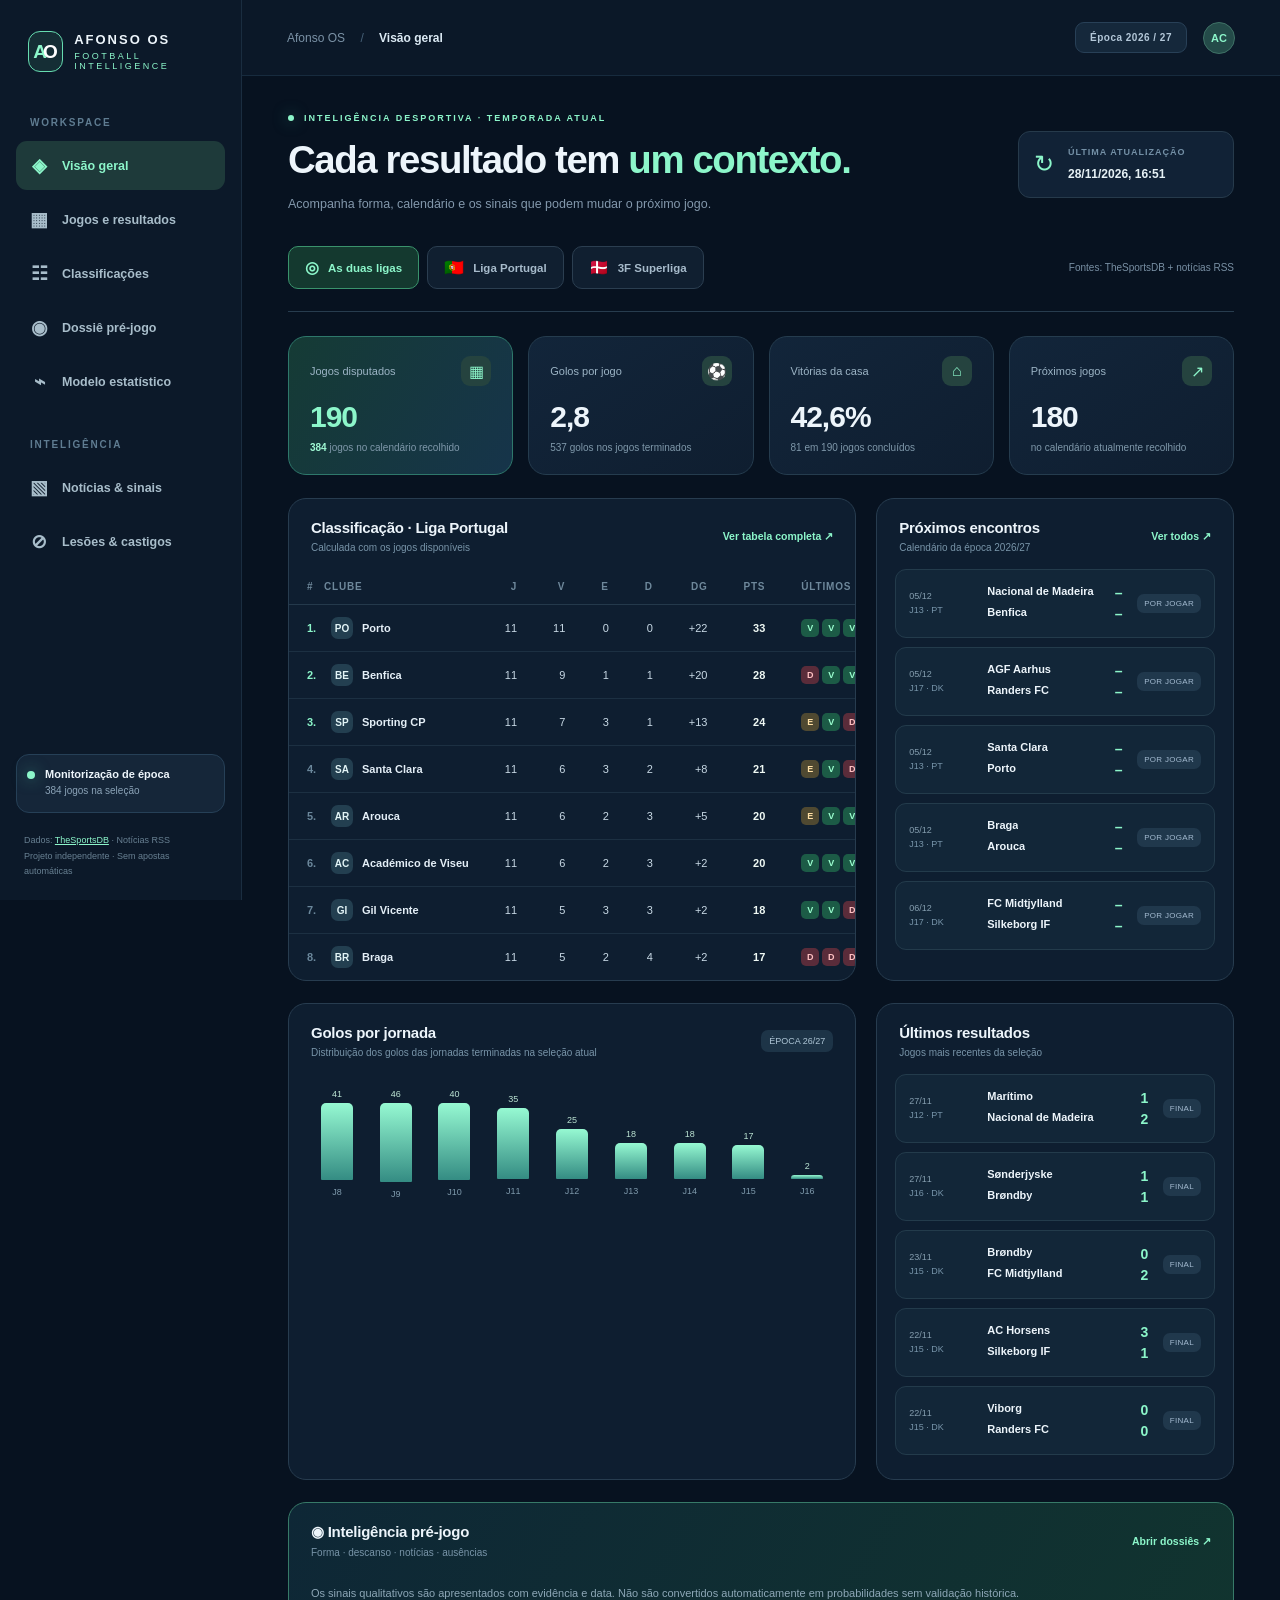
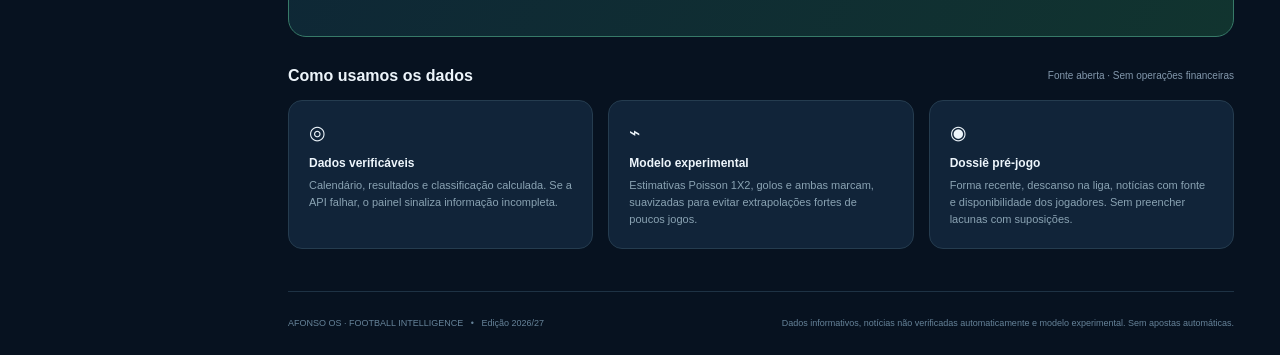
<file: index.html>
<!doctype html>
<html lang="pt-PT">
<head>
  <meta charset="utf-8" />
  <meta name="viewport" content="width=device-width,initial-scale=1,viewport-fit=cover" />
  <meta name="theme-color" content="#081220" />
  <meta name="description" content="Afonso OS Football Lab — dados pré-jogo: resultados, forma, descanso, notícias, lesões e castigos nas ligas portuguesa e dinamarquesa." />
  <title>Afonso OS · Football Lab 26/27</title>
  <link rel="stylesheet" href="style.css" />
</head>
<body>
  <div class="shell">
    <aside class="sidebar" id="sidebar">
      <div class="brand"><div class="brand-symbol">A<span>O</span></div><div><b>AFONSO OS</b><small>FOOTBALL INTELLIGENCE</small></div></div>
      <div class="side-group-label">WORKSPACE</div>
      <nav class="side-nav" aria-label="Navegação principal">
        <button class="nav-item active" data-view="overview"><span class="nicon">◈</span> Visão geral</button>
        <button class="nav-item" data-view="matches"><span class="nicon">▦</span> Jogos e resultados</button>
        <button class="nav-item" data-view="table"><span class="nicon">☷</span> Classificações</button>
        <button class="nav-item" data-view="briefings"><span class="nicon">◉</span> Dossiê pré-jogo</button>
        <button class="nav-item" data-view="model"><span class="nicon">⌁</span> Modelo estatístico</button>
      </nav>
      <div class="side-group-label">INTELIGÊNCIA</div>
      <nav class="side-nav">
        <button class="nav-item" data-view="news"><span class="nicon">▧</span> Notícias & sinais</button>
        <button class="nav-item" data-view="absences"><span class="nicon">⊘</span> Lesões & castigos</button>
      </nav>
      <div class="side-bottom">
        <div class="status-card"><span class="pulse"></span><div><b>Monitorização de época</b><small id="side-status">A carregar dados…</small></div></div>
        <div class="sidebar-note">Dados: <a href="https://www.thesportsdb.com/" target="_blank" rel="noopener noreferrer">TheSportsDB</a> · Notícias RSS<br/>Projeto independente · Sem apostas automáticas</div>
      </div>
    </aside>

    <main class="main">
      <header class="topbar">
        <div class="top-left"><button id="menu-button" class="icon-button mobile-only" aria-label="Abrir menu">☰</button><div class="breadcrumb">Afonso OS <span>/</span> <b id="view-breadcrumb">Visão geral</b></div></div>
        <div class="top-right"><span class="pill pale">Época 2026 / 27</span><span class="avatar">AC</span></div>
      </header>
      <div class="content">
        <section class="intro">
          <div><div class="eyebrow"><span class="live-indicator"></span> INTELIGÊNCIA DESPORTIVA · TEMPORADA ATUAL</div><h1 id="page-title">A tua visão do futebol, <em>baseada em dados.</em></h1><p id="page-subtitle">Conhece os fatores que podem alterar um jogo: forma, descanso, notícias e disponibilidade dos jogadores.</p></div>
          <div class="sync-card"><span class="sync-icon">↻</span><div><small>ÚLTIMA ATUALIZAÇÃO</small><strong id="updated-at">A verificar…</strong></div></div>
        </section>

        <div class="league-filter" role="group" aria-label="Filtrar competição">
          <button data-league="all" class="league-pill active"><span class="league-flag">◎</span> As duas ligas</button>
          <button data-league="pt" class="league-pill"><span class="league-flag">🇵🇹</span> Liga Portugal</button>
          <button data-league="dk" class="league-pill"><span class="league-flag">🇩🇰</span> 3F Superliga</button>
          <span class="league-spacer"></span><span class="small-source">Fontes: TheSportsDB + notícias RSS</span>
        </div>

        <div id="warning" class="warning hidden" role="status"></div>
        <div id="view"></div>
        <footer class="footer"><span>AFONSO OS · FOOTBALL INTELLIGENCE <span class="dot-separator">•</span> Edição 2026/27</span><span>Dados informativos, notícias não verificadas automaticamente e modelo experimental. Sem apostas automáticas.</span></footer>
      </div>
    </main>
  </div>
  <script src="app.js" defer></script>
</body>
</html>
</file>
<file: style.css>
:root{--bg:#071220;--panel:#0e1d2e;--panel2:#12243a;--edge:#22374b;--text:#edf5fb;--muted:#8398ac;--mint:#8cf6ca;--mintdark:#164538;--gold:#e7bd78;--navy:#0a1726;--red:#ff9d9d;--radius:18px}*{box-sizing:border-box}html{scroll-behavior:smooth}body{margin:0;background:var(--bg);color:var(--text);font-family:Inter,-apple-system,BlinkMacSystemFont,"Segoe UI",Arial,sans-serif;-webkit-font-smoothing:antialiased}button,input,select{font:inherit}button{cursor:pointer}a{color:var(--mint)}.shell{min-height:100vh;display:flex}.sidebar{width:242px;background:#0c1929;border-right:1px solid #1a2d40;flex-shrink:0;display:flex;flex-direction:column;padding:28px 16px 20px;position:sticky;top:0;height:100vh}.brand{display:flex;align-items:center;gap:11px;padding:3px 12px 41px}.brand-symbol{display:flex;align-items:center;justify-content:center;width:41px;height:41px;border:1px solid #66dcb0;border-radius:12px;color:#8cf6ca;font-weight:900;font-size:19px;letter-spacing:-4px;padding-right:4px;background:#152e35}.brand-symbol span{color:white}.brand b{font-size:13px;letter-spacing:2px;display:block}.brand small{display:block;font-size:9px;letter-spacing:2.5px;color:var(--mint);margin-top:4px}.side-group-label{padding:0 14px;color:#5f7c91;font-size:10px;letter-spacing:1.8px;font-weight:750;margin:4px 0 13px}.side-nav{display:flex;flex-direction:column;gap:5px;margin-bottom:29px}.nav-item{text-align:left;display:flex;align-items:center;gap:14px;width:100%;padding:13px 14px;border-radius:11px;background:transparent;color:#a8bdca;border:0;font-size:12.5px;font-weight:600}.nav-item:hover{background:#172a3d;color:white}.nav-item.active{background:#1e3a3a;color:var(--mint)}.nicon{font-size:19px;display:inline-flex;align-items:center;justify-content:center;width:18px;font-weight:600}.integration-dot{margin-left:auto;width:7px;height:7px;border:1px solid #efc06b;border-radius:50%}.side-bottom{margin-top:auto}.status-card{display:flex;align-items:start;gap:10px;background:#152639;border:1px solid #264057;border-radius:13px;padding:13px 10px}.status-card b{font-size:11px;display:block}.status-card small{color:#8ba3b7;font-size:10px;line-height:1.6;margin-top:3px;display:block}.pulse,.live-indicator{width:8px;height:8px;border-radius:50%;background:var(--mint);box-shadow:0 0 15px #57deb889;display:inline-block;flex-shrink:0;margin-top:3px}.sidebar-note{font-size:9px;color:#688092;line-height:1.75;padding:20px 8px 0}.main{min-width:0;width:calc(100% - 242px)}.topbar{height:76px;border-bottom:1px solid #172b3e;display:flex;align-items:center;justify-content:space-between;padding:0 45px;background:#0b1828}.breadcrumb{font-size:12px;color:#7b92a6}.breadcrumb span{margin:0 12px;color:#476178}.breadcrumb b{font-weight:600;color:#dceaf4}.top-right,.top-left{display:flex;align-items:center;gap:16px}.pill{display:inline-flex;border-radius:9px;padding:9px 14px;font-size:10px;letter-spacing:.5px;font-weight:750}.pill.pale{background:#15283b;border:1px solid #284057;color:#b3c7d8}.avatar{height:32px;width:32px;border-radius:50%;background:#244b49;color:var(--mint);display:flex;align-items:center;justify-content:center;font-size:11px;font-weight:700;border:1px solid #3f7166}.content{max-width:1470px;margin:auto;padding:37px 46px 25px}.intro{display:flex;justify-content:space-between;align-items:center;gap:20px;margin-bottom:31px}.eyebrow{font-size:9px;color:var(--mint);letter-spacing:2px;font-weight:800;display:flex;align-items:center;gap:10px;margin-bottom:15px}.eyebrow .live-indicator{width:6px;height:6px;margin:0}h1{font-size:clamp(27px,3vw,39px);letter-spacing:-1.4px;line-height:1.17;margin:0 0 11px;font-weight:780}h1 em{font-style:normal;color:var(--mint)}.intro p{font-size:12.5px;color:var(--muted);margin:0;line-height:1.7}.sync-card{display:flex;align-items:center;gap:14px;min-width:216px;border:1px solid #263a4b;background:#112236;border-radius:12px;padding:15px}.sync-icon{font-size:24px;color:var(--mint)}.sync-card small{display:block;color:#7490a6;font-size:9px;font-weight:800;letter-spacing:1px;margin-bottom:7px}.sync-card strong{font-size:12px;color:#e6f1f5;font-weight:600}.league-filter{border-bottom:1px solid #273c4e;display:flex;align-items:center;gap:8px;padding-bottom:22px;margin-bottom:24px;flex-wrap:wrap}.league-pill{border:1px solid #2b3e50;border-radius:10px;background:#101f30;color:#a7bbcb;display:flex;align-items:center;gap:9px;padding:11px 16px;font-size:11.5px;font-weight:650}.league-pill.active{background:#14392f;color:var(--mint);border-color:#3a936c}.league-pill:hover{border-color:#67b89d}.league-flag{font-size:16px}.league-spacer{flex:1}.small-source{font-size:10px;color:#7990a4}.cards{display:grid;grid-template-columns:repeat(4,minmax(0,1fr));gap:15px;margin:20px 0 23px}.stat-card{background:linear-gradient(145deg,#12253a,#0f1e30);border:1px solid #253c4e;border-radius:var(--radius);padding:19px 21px;min-width:0;position:relative;overflow:hidden}.stat-card .stat-top{font-size:11px;color:#9cb4c5;display:flex;justify-content:space-between;align-items:center;gap:8px}.stat-icon{width:30px;height:30px;display:flex;align-items:center;justify-content:center;border-radius:9px;background:#25433f;color:var(--mint);font-size:16px}.stat-num{font-size:30px;font-weight:780;letter-spacing:-1px;margin:14px 0 7px}.stat-detail{color:#7f98aa;font-size:10px;line-height:1.4}.stat-detail b{color:#a0f9d4}.stat-card.featured{background:linear-gradient(120deg,#153b35,#16344a);border-color:#2e786b}.stat-card.featured .stat-num{color:var(--mint)}.split{display:grid;grid-template-columns:minmax(0,1.35fr) minmax(285px,.85fr);gap:20px;margin-bottom:22px}.panel{border:1px solid #273c4f;border-radius:var(--radius);background:#0e1e30;overflow:hidden;min-width:0}.panel-header{padding:20px 22px 16px;display:flex;align-items:center;justify-content:space-between;gap:12px}.panel-header h2{font-size:15px;letter-spacing:-.25px;font-weight:720;margin:0}.panel-header p{font-size:10px;color:#7894a8;margin:6px 0 0}.link-button{border:0;background:none;color:var(--mint);font-size:10.5px;font-weight:700;padding:6px 0;white-space:nowrap}.table-scroll{overflow-x:auto;width:100%}table{border-collapse:collapse;width:100%;white-space:nowrap;text-align:left}th{font-size:10px;text-transform:uppercase;letter-spacing:.8px;color:#6e889b;padding:12px 18px;border-bottom:1px solid #24394b;font-weight:750}td{padding:12px 18px;border-bottom:1px solid #1c3042;font-size:11px;color:#c8d9e5}tr:last-child td{border-bottom:0}tbody tr:hover{background:#14283b}td.team-cell{font-weight:730;color:#e4eff7}.rank{color:#6b889c;font-weight:700;display:inline-block;min-width:24px}.rank.top{color:var(--mint)}.tiny-shield{height:22px;width:22px;min-width:22px;display:inline-flex;align-items:center;justify-content:center;background:#233f50;border-radius:7px;font-size:10px;font-weight:800;color:#e2f4f6;margin-right:9px}.team-name{display:inline-flex;align-items:center}.text-right{text-align:right}.points{font-weight:800;color:#eff9f4}.form-cell{display:flex;gap:3px}.form-dot{width:18px;height:18px;border-radius:5px;display:inline-flex;align-items:center;justify-content:center;font-size:9px;font-weight:800;background:#314556;color:#d5e6ef}.form-dot.w{background:#1c5b46;color:#9bffd0}.form-dot.l{background:#5a2c3a;color:#ffc1c3}.form-dot.d{background:#4f4931;color:#ffe0a5}.match-list{padding:0 18px 15px}.match-item{display:flex;align-items:center;gap:10px;border:1px solid #233b4b;border-radius:11px;background:#122638;margin-bottom:9px;padding:15px 13px;min-width:0}.match-date{font-size:9px;line-height:1.5;color:#869fb0;width:68px;flex-shrink:0}.match-clubs{min-width:0;flex:1;font-size:11px;font-weight:700;display:grid;gap:5px}.match-clubs div{display:flex;justify-content:space-between;gap:12px;min-width:0}.match-clubs strong{overflow:hidden;text-overflow:ellipsis;white-space:nowrap}.score{font-size:14px;font-weight:800;color:var(--mint);min-width:17px;text-align:center}.match-pill{font-size:8px;letter-spacing:.3px;color:#a3bad0;background:#20384c;padding:5px 7px;border-radius:7px}.match-league{font-size:9px;color:#7895aa}.empty{padding:34px 24px;color:#879fb1;font-size:12px;text-align:center;line-height:1.7}.empty b{display:block;color:#d0e5f0;margin-bottom:5px}.section-heading{display:flex;justify-content:space-between;align-items:center;gap:10px;margin:30px 0 15px}.section-heading h2{font-size:16px;margin:0}.section-heading small{color:var(--muted);font-size:10px}.insights{display:grid;grid-template-columns:repeat(3,minmax(0,1fr));gap:15px;margin-bottom:24px}.insight-card{border-radius:14px;background:#112439;border:1px solid #253c4f;padding:20px;min-height:148px}.insight-icon{font-size:19px;margin-bottom:12px}.insight-card h3{font-size:12px;font-weight:750;margin:0 0 7px}.insight-card p{font-size:11px;color:#8aa3b3;line-height:1.55;margin:0}.warning{border:1px solid #6e5b37;border-radius:12px;padding:12px 15px;background:#332b1e;color:#e6d4af;font-size:11px;line-height:1.6;margin:4px 0 20px}.warning.hidden{display:none}.footer{display:flex;align-items:center;justify-content:space-between;gap:10px;border-top:1px solid #1e3244;margin-top:42px;padding-top:24px;font-size:9px;line-height:1.6;color:#668399}.dot-separator{margin:0 5px}.toolbar{display:flex;justify-content:space-between;align-items:center;gap:12px;margin-bottom:18px;flex-wrap:wrap}.searchbox,.filter-select,.input{background:#13273b;border:1px solid #304458;color:#e6f1f6;border-radius:10px;padding:11px 12px;font-size:12px;outline:none}.searchbox{width:260px;max-width:100%}.filter-select{min-width:145px}.input{width:100%}.searchbox:focus,.filter-select:focus,.input:focus{border-color:#79d9b2}.input::placeholder{color:#718da2}.grid-2{display:grid;grid-template-columns:1fr 1fr;gap:18px}.pill-label{border-radius:8px;padding:6px 9px;font-size:9px;font-weight:700;color:#adf1d4;background:#1b473a;display:inline-block}.subhead{font-size:13px;color:#e6f5fb;font-weight:750;margin:0 0 8px}.muted{font-size:11px;line-height:1.6;color:#8da7b7}.body-pad{padding:22px}.choice-label{display:block;font-size:10px;color:#9fb5c3;font-weight:650;margin:0 0 8px}.field{margin-bottom:16px}.primary-button{background:#88f3c4;border:1px solid #88f3c4;color:#0b2720;border-radius:10px;font-size:11px;padding:12px 17px;font-weight:800}.primary-button:hover{background:#aafcdb}.secondary-button{background:#172d40;color:#c9e1e9;border:1px solid #345064;border-radius:10px;font-size:11px;padding:12px 17px;font-weight:750}.secondary-button:hover{background:#204158}.prob-row{display:grid;grid-template-columns:77px 1fr 50px;align-items:center;gap:12px;margin:17px 0;font-size:11px}.prob-bar{background:#23394b;height:10px;border-radius:99px;overflow:hidden}.prob-bar>span{display:block;background:linear-gradient(90deg,#469a87,#8bf6ca);height:100%;border-radius:99px}.prob-row b{text-align:right}.callout{padding:17px;background:#17302e;border:1px solid #31594e;border-radius:12px;color:#b9e9dc;font-size:11px;line-height:1.6}.link-external{display:inline-flex;align-items:center;gap:8px;border:1px solid #446b59;background:#193c32;color:#9af7cc;border-radius:10px;padding:12px 15px;font-size:11px;font-weight:800;text-decoration:none}.link-external:hover{background:#285c4b}.odds-grid{display:grid;grid-template-columns:repeat(3,1fr);gap:12px}.odds-grid label{font-size:10px;color:#98afbd;display:block}.odds-grid input{margin-top:8px}.ev-output{margin-top:17px}.ev-item{display:flex;justify-content:space-between;align-items:center;padding:12px 0;border-bottom:1px solid #274354;font-size:11px}.ev-item:last-child{border-bottom:none}.ev-item b{font-weight:850}.negative{color:#ffaaa6}.positive{color:#95f5c3}.chart-bars{display:flex;align-items:end;gap:7px;height:125px;padding:10px 0 0}.chart-bar-wrap{display:flex;flex-direction:column;align-items:center;flex:1;height:100%;min-width:0;justify-content:end}.chart-bar{width:100%;max-width:32px;min-height:3px;background:linear-gradient(180deg,#96f9d2,#348c83);border-radius:5px 5px 1px 1px}.chart-label{height:18px;font-size:9px;margin-top:7px;color:#7f9aac;white-space:nowrap}.chart-val{font-size:9px;color:#bce4d3;margin-bottom:4px}.tag{font-size:9px;background:#1d3447;padding:6px 8px;border-radius:7px;color:#aec6d6}.detail-stack{display:flex;gap:7px;flex-wrap:wrap;margin-bottom:12px}.section-row{display:flex;justify-content:space-between;gap:12px;align-items:center;margin-bottom:9px}.mobile-only{display:none}.table-chip{font-size:9px;color:#a9bfce;border:1px solid #345066;border-radius:7px;padding:4px 7px}.model-note{margin-top:20px}.stat-caption{font-size:10px;color:#7d98aa;margin-top:7px}.big-prob{display:flex;gap:12px;margin:14px 0 20px}.big-prob>div{flex:1;background:#193045;border:1px solid #2e495a;padding:13px;border-radius:10px;text-align:center}.big-prob b{display:block;font-size:21px;color:#a4f5d1;margin-bottom:4px}.big-prob small{font-size:10px;color:#9cb6c4}.result-score{font-weight:900;color:#e6f7eb;font-size:14px}.limit-note{color:#e6c48c;background:#3d3223;border:1px solid #6b5537;border-radius:10px;padding:13px;font-size:11px;line-height:1.7}.nowrap{white-space:nowrap}
@media(max-width:1160px){.content{padding:29px}.topbar{padding:0 29px}.cards{grid-template-columns:repeat(2,minmax(0,1fr))}.split{grid-template-columns:1fr}.insights{grid-template-columns:1fr 1fr}.sync-card{min-width:190px}}
@media(max-width:800px){.sidebar{position:fixed;z-index:15;top:0;left:0;transform:translateX(-101%);transition:transform .2s;box-shadow:20px 0 60px #0008}.sidebar.open{transform:translateX(0)}.main{width:100%}.mobile-only{display:inline-flex}.topbar{padding:0 18px;height:61px}.content{padding:25px 18px}.intro{align-items:flex-start}.sync-card{display:none}.breadcrumb{font-size:11px}.icon-button{border:1px solid #2e4558;border-radius:7px;padding:7px;background:#183045;color:#d3e6ec}.pill.pale{font-size:9px;padding:8px}.league-pill{padding:10px 12px}.footer{flex-direction:column;align-items:start}.grid-2{grid-template-columns:1fr}}
@media(max-width:480px){h1{font-size:30px;line-height:1.2}.cards{gap:10px}.stat-card{padding:15px 12px}.stat-num{font-size:27px}.stat-top{font-size:10px}.insights{grid-template-columns:1fr}.match-date{width:54px}.panel-header{padding:18px 16px}.odds-grid{gap:6px}.odds-grid input{padding:9px 6px}.content{padding:22px 13px}.league-filter{gap:7px}.league-pill{font-size:10px}.league-spacer,.small-source{display:none}}

/* Football Intelligence v2 */
.intel-banner{margin:8px 0 20px;border-color:#377a68;background:linear-gradient(120deg,#0e2736,#11342f)}
.intel-callout{margin:7px 0 20px}.intel-callout b{display:block;margin-bottom:5px}
.compact-cards{grid-template-columns:repeat(2,minmax(0,1fr))}.text-status{font-size:15px!important;letter-spacing:0!important}
.intelligence-list{padding:0 17px 15px;max-height:720px;overflow:auto}
.news-item{padding:16px 7px;border-bottom:1px solid #23394b}.news-item:last-child{border:0}
.news-meta{display:flex;align-items:center;flex-wrap:wrap;gap:8px;color:#829eaf;font-size:10px;margin-bottom:9px}
.chip{display:inline-block;border:1px solid #365167;background:#1a3446;color:#c5dce7;border-radius:7px;padding:5px 8px;font-size:9px;white-space:nowrap}
.chip-dark{color:#8df2c6;background:#1d3b36;border-color:#315d50}
.news-title{font-size:12px;font-weight:750;line-height:1.5;color:#e5f8ef;text-decoration:none}.news-title:hover{text-decoration:underline}
.news-detail{font-size:10px;color:#8ca7b7;margin-top:8px;line-height:1.6}.news-detail b{color:#ecc68d}
.absence-row{padding:15px 7px;border-bottom:1px solid #23394b;display:flex;justify-content:space-between;gap:12px}
.absence-row strong{font-size:12px}.absence-info{display:flex;flex-direction:column;align-items:end;gap:7px;text-align:right}
.news-source{font-size:10px;color:#8ef1c7}.source-note{margin:15px 0;color:#7b97aa;font-size:11px;line-height:1.6}
.brief-head{border:1px solid #2f5a59;background:linear-gradient(115deg,#133d37,#143049);border-radius:14px;padding:22px;margin-bottom:18px}
.brief-head h2{font-size:22px;margin:13px 0 6px}.brief-head .versus{font-size:13px;color:#9ab2c6;padding:0 9px}
.snapshot-pair{display:grid;grid-template-columns:repeat(2,minmax(0,1fr));gap:18px;margin-bottom:18px}
.team-snapshot{background:#102438;border:1px solid #2a4154;border-radius:14px;padding:20px;min-width:0}
.team-snapshot h3{font-size:15px;margin:0 0 14px}.snap-grid{display:grid;grid-template-columns:1fr 1fr;gap:11px}
.snap-grid>div{padding:11px 12px;border-radius:9px;background:#1b3347}
.snap-grid strong{display:block;font-size:13px;color:#b5fbd9;white-space:nowrap;overflow:hidden;text-overflow:ellipsis}
.snap-grid small{display:block;font-size:9px;color:#9ab0c0;margin-top:6px;line-height:1.35}
.snap-foot{font-size:10px;color:#9fb7c7;margin-top:15px}.risk-strip{padding:10px;background:#4a3525;color:#f8d19a;font-size:10px;border-radius:8px;margin-top:12px}
@media(max-width:800px){.snapshot-pair{grid-template-columns:1fr}.absence-row{flex-direction:column}.absence-info{align-items:start;text-align:left}}
@media(max-width:480px){.compact-cards{grid-template-columns:1fr}.brief-head h2{font-size:18px}.snap-grid{gap:7px}.snap-grid>div{padding:9px}}
</file>
